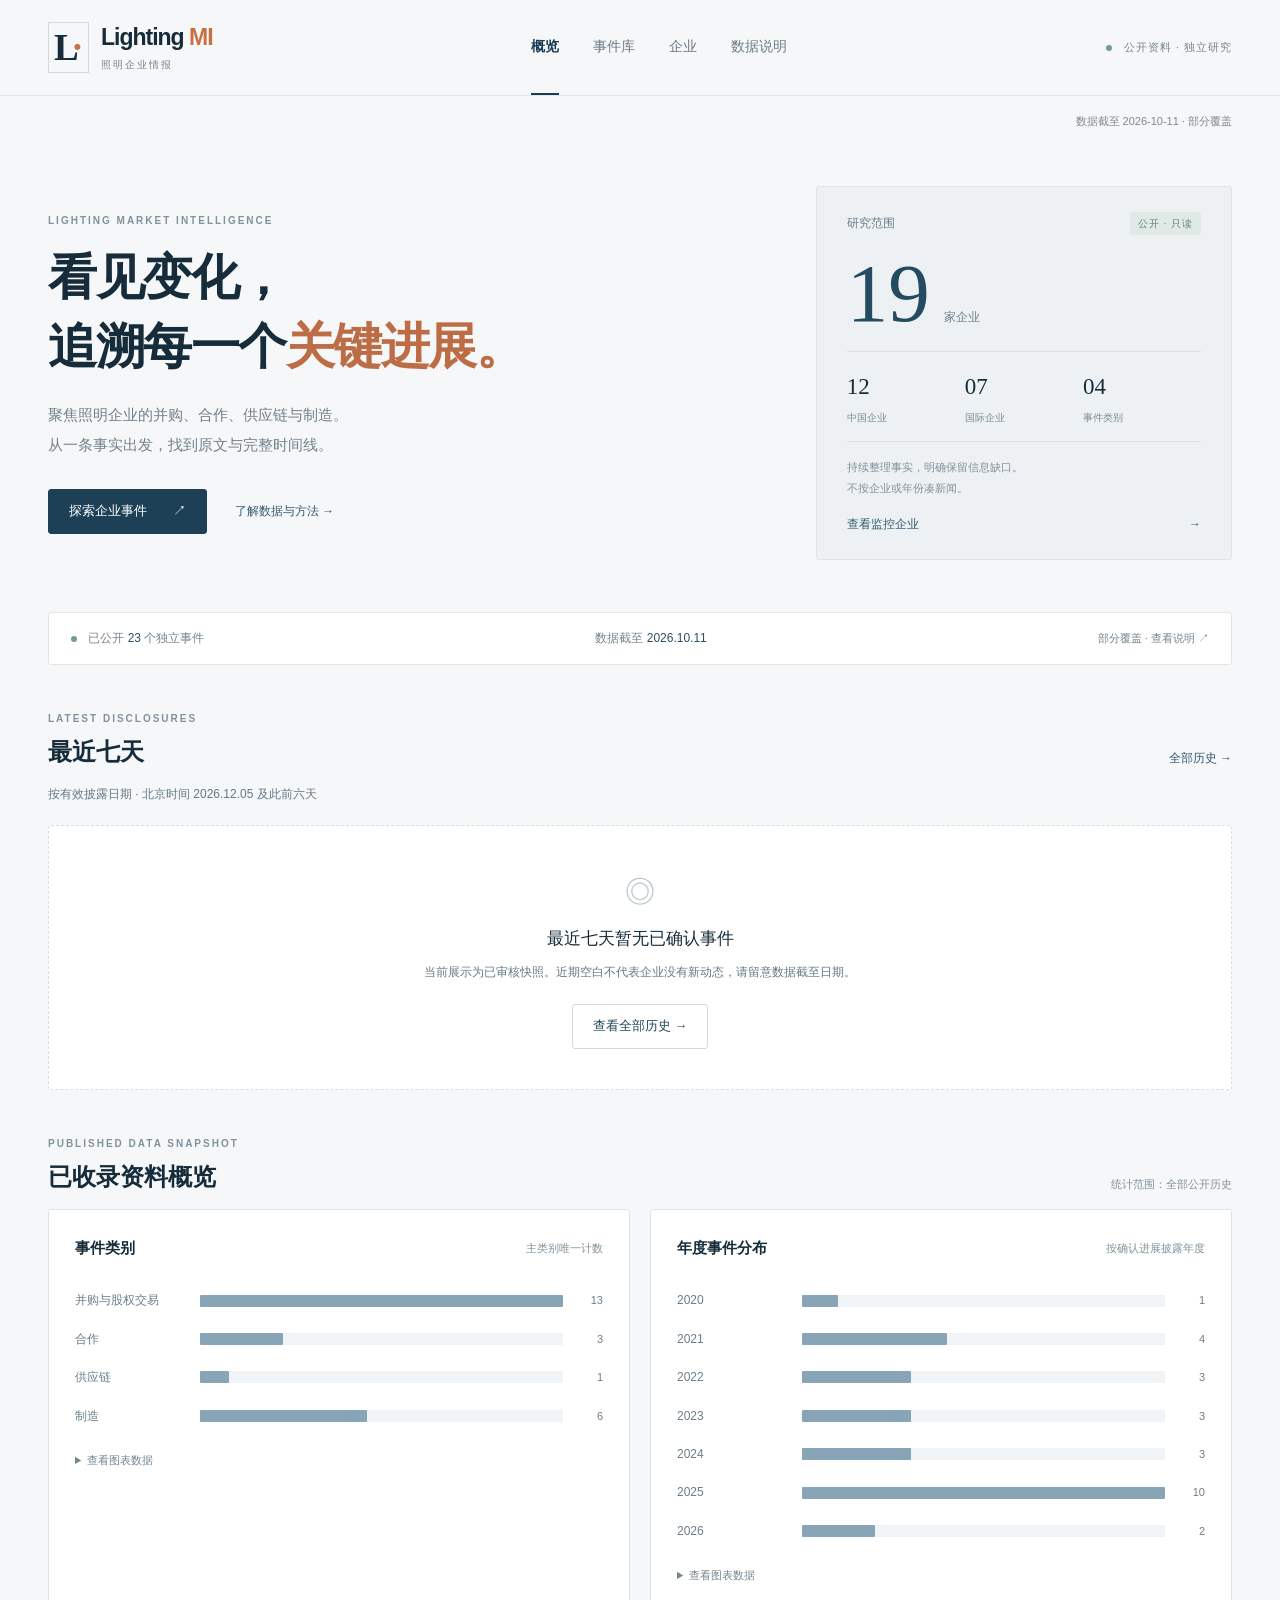
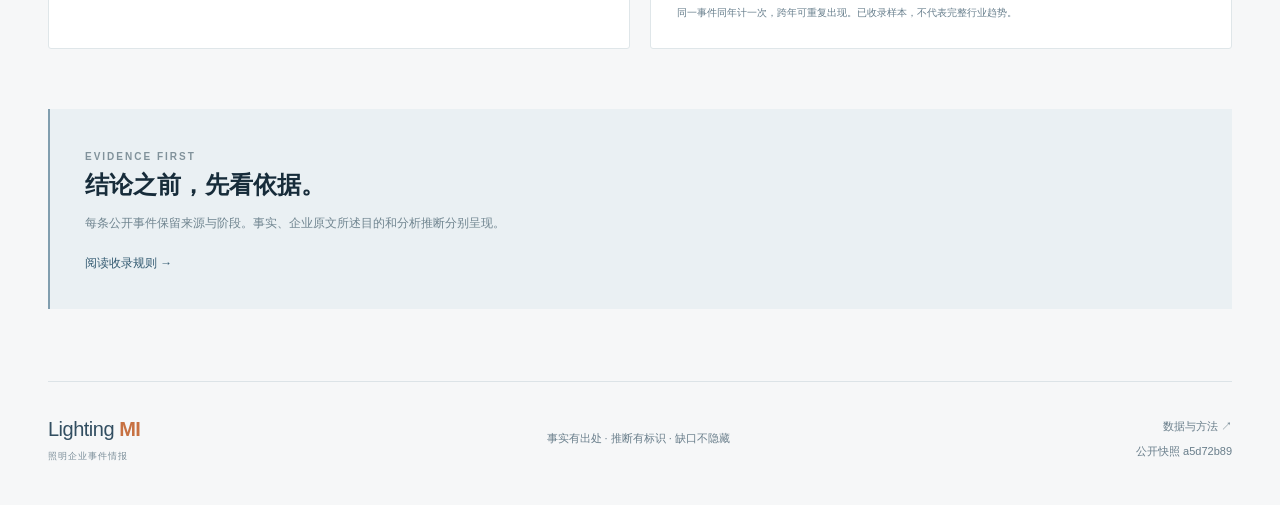
<file: public/index.html>
<!doctype html>
<html lang="zh-CN"><head><meta charset="utf-8"><meta name="viewport" content="width=device-width,initial-scale=1"><meta name="description" content="Lighting MI：照明企业并购、合作、供应链与制造事件，事实摘要、阶段时间线和原文依据。"><meta name="theme-color" content="#1d4056"><title>照明企业情报 · Lighting MI</title><link rel="icon" href="icon.svg" type="image/svg+xml"><link rel="stylesheet" href="style.css"><script type="module" src="app.mjs"></script></head>
<body data-page="home"><a class="sr-only" href="#content">跳至正文</a><header class="site-header" id="header"></header><div class="status-line" id="snapshot-status">公开数据快照 · 只读浏览</div><main class="main" id="content"><p class="loading" role="status">正在读取公开资料…</p></main><noscript>请启用 JavaScript 以读取公开 JSON、筛选事件和查看图表。本站不在浏览时调用 AI。</noscript><footer class="site-footer" id="footer"></footer></body></html>
</file>
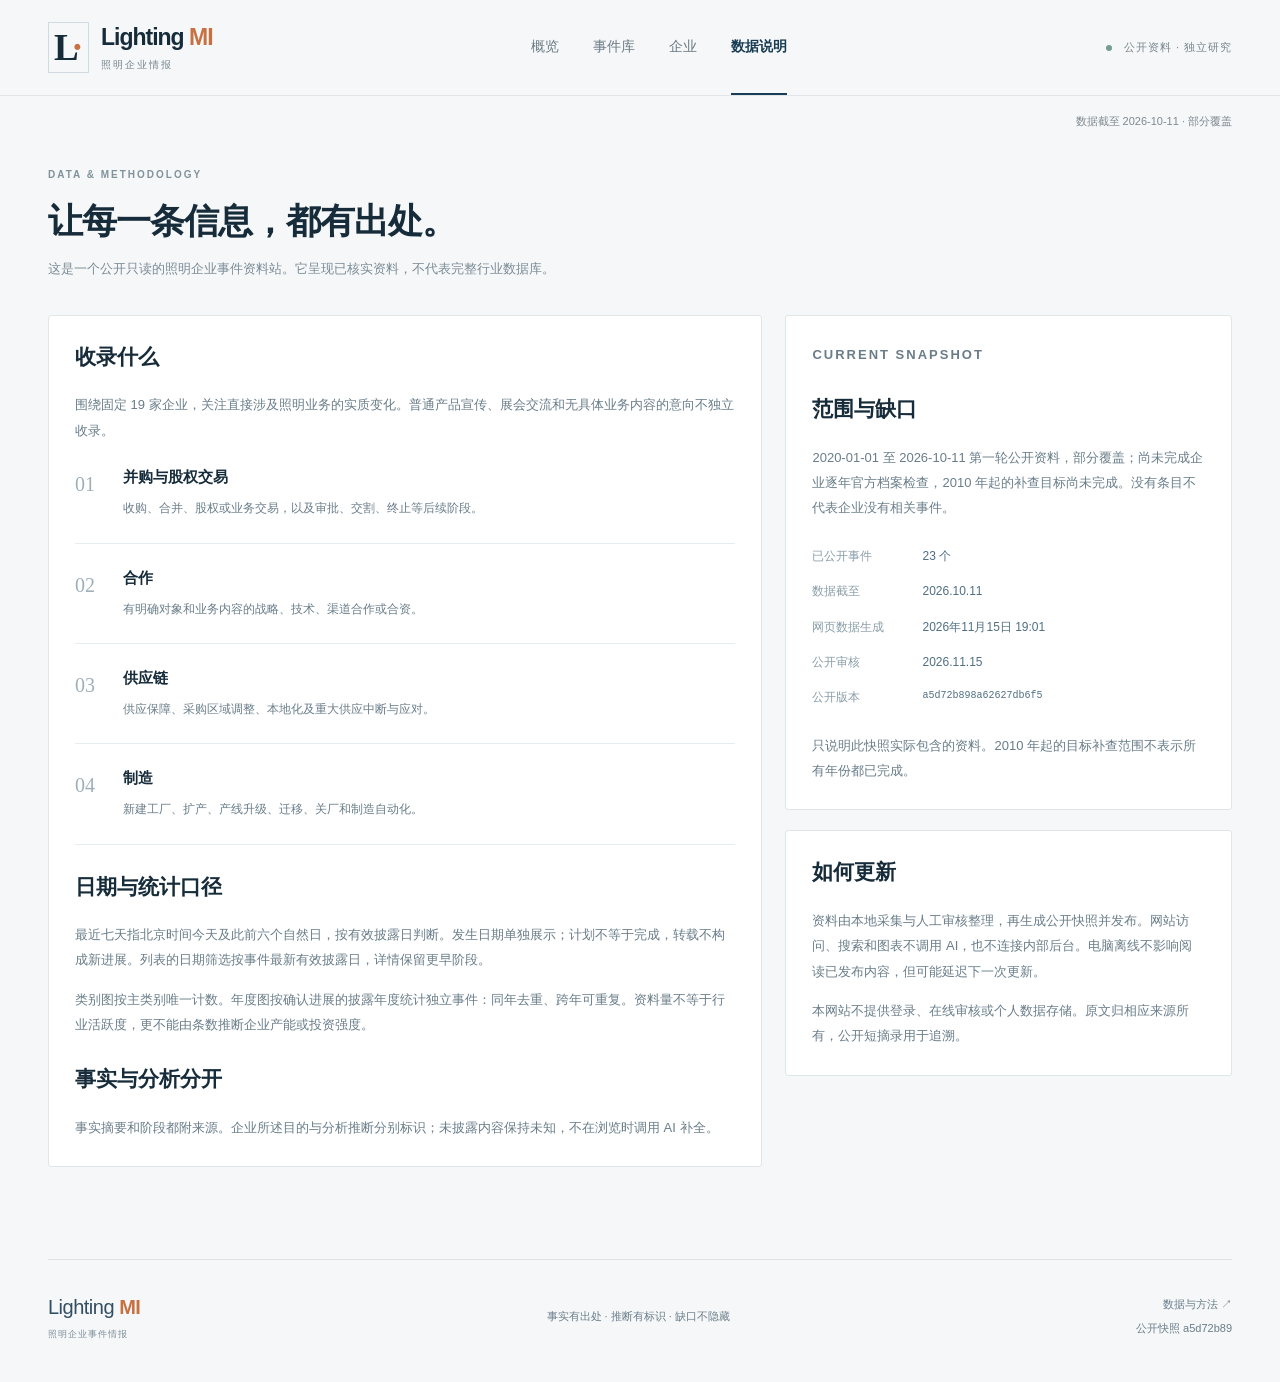
<file: public/about.html>
<!doctype html>
<html lang="zh-CN"><head><meta charset="utf-8"><meta name="viewport" content="width=device-width,initial-scale=1"><meta name="description" content="Lighting MI：照明企业并购、合作、供应链与制造事件，事实摘要、阶段时间线和原文依据。"><meta name="theme-color" content="#1d4056"><title>数据与方法 · Lighting MI</title><link rel="icon" href="icon.svg" type="image/svg+xml"><link rel="stylesheet" href="style.css"><script type="module" src="app.mjs"></script></head>
<body data-page="about"><a class="sr-only" href="#content">跳至正文</a><header class="site-header" id="header"></header><div class="status-line" id="snapshot-status">公开数据快照 · 只读浏览</div><main class="main" id="content"><p class="loading" role="status">正在读取公开资料…</p></main><noscript>请启用 JavaScript 以读取公开 JSON、筛选事件和查看图表。本站不在浏览时调用 AI。</noscript><footer class="site-footer" id="footer"></footer></body></html>
</file>
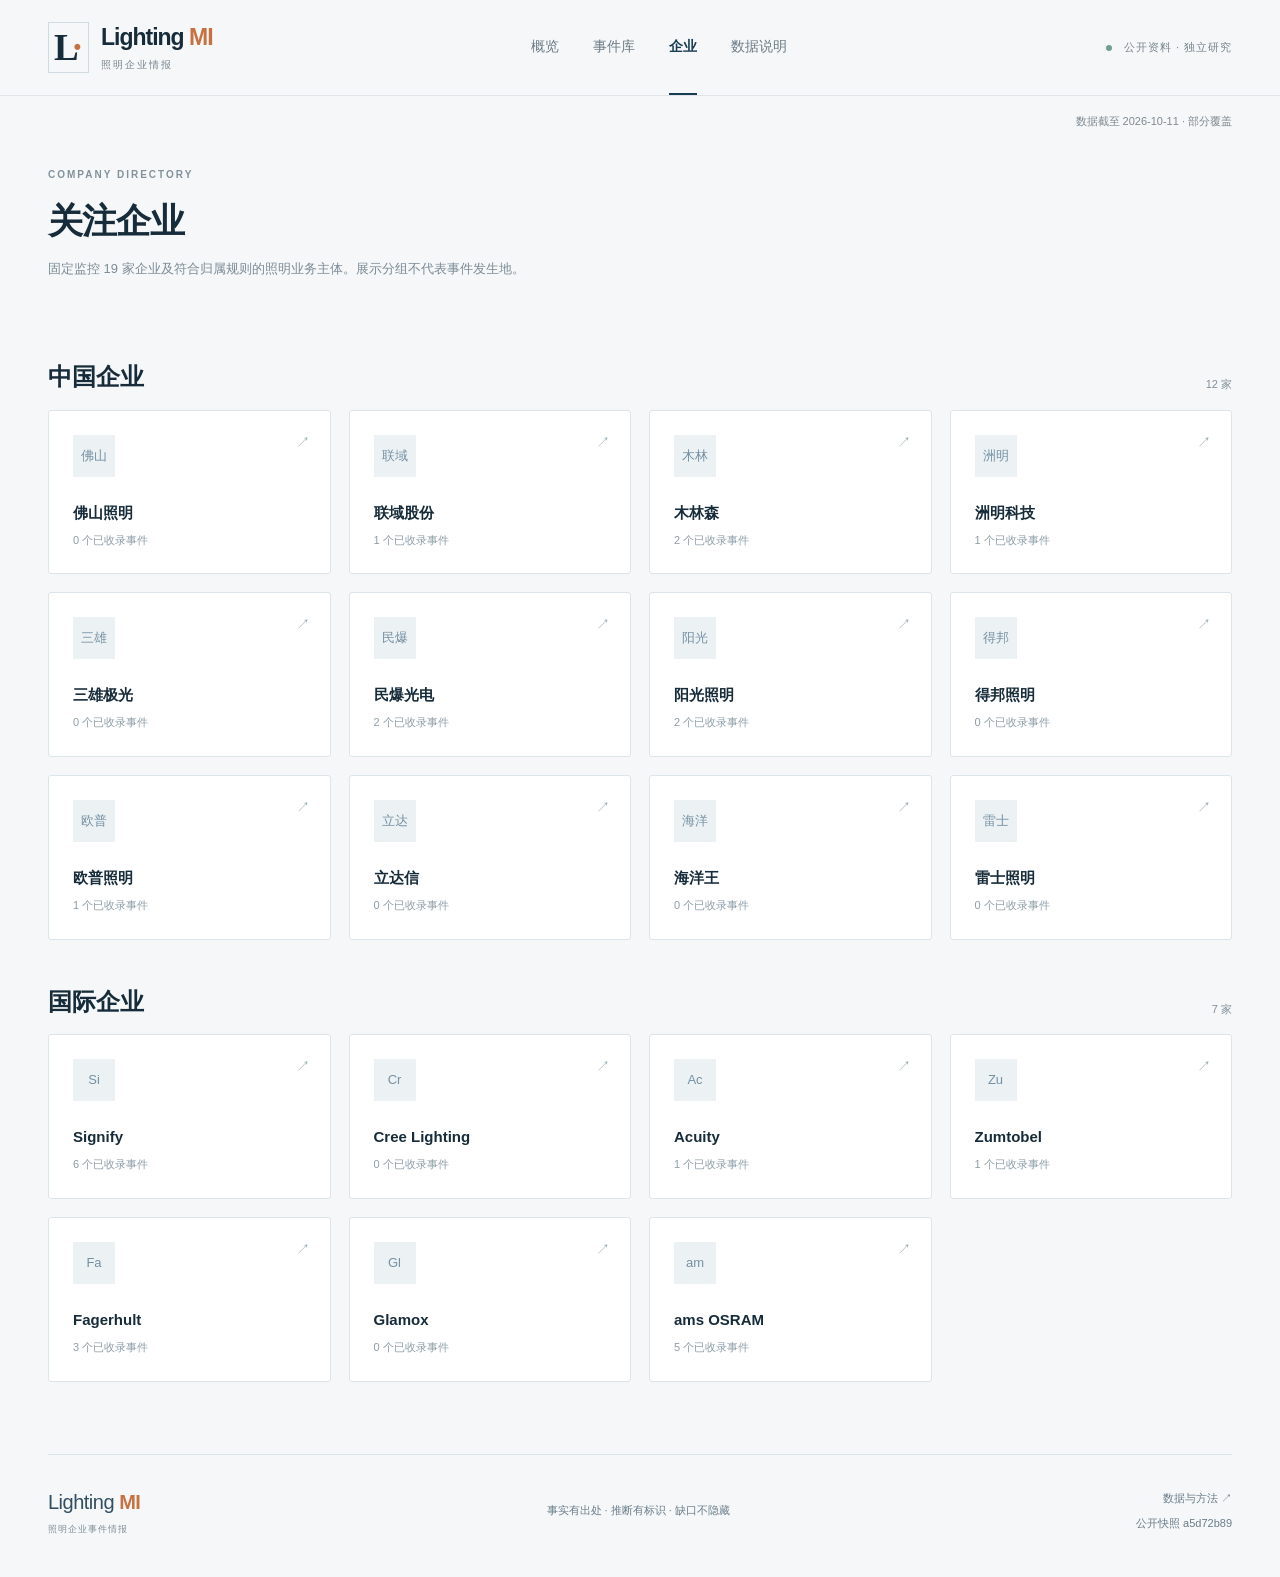
<file: public/companies.html>
<!doctype html>
<html lang="zh-CN"><head><meta charset="utf-8"><meta name="viewport" content="width=device-width,initial-scale=1"><meta name="description" content="Lighting MI：照明企业并购、合作、供应链与制造事件，事实摘要、阶段时间线和原文依据。"><meta name="theme-color" content="#1d4056"><title>关注企业 · Lighting MI</title><link rel="icon" href="icon.svg" type="image/svg+xml"><link rel="stylesheet" href="style.css"><script type="module" src="app.mjs"></script></head>
<body data-page="companies"><a class="sr-only" href="#content">跳至正文</a><header class="site-header" id="header"></header><div class="status-line" id="snapshot-status">公开数据快照 · 只读浏览</div><main class="main" id="content"><p class="loading" role="status">正在读取公开资料…</p></main><noscript>请启用 JavaScript 以读取公开 JSON、筛选事件和查看图表。本站不在浏览时调用 AI。</noscript><footer class="site-footer" id="footer"></footer></body></html>
</file>
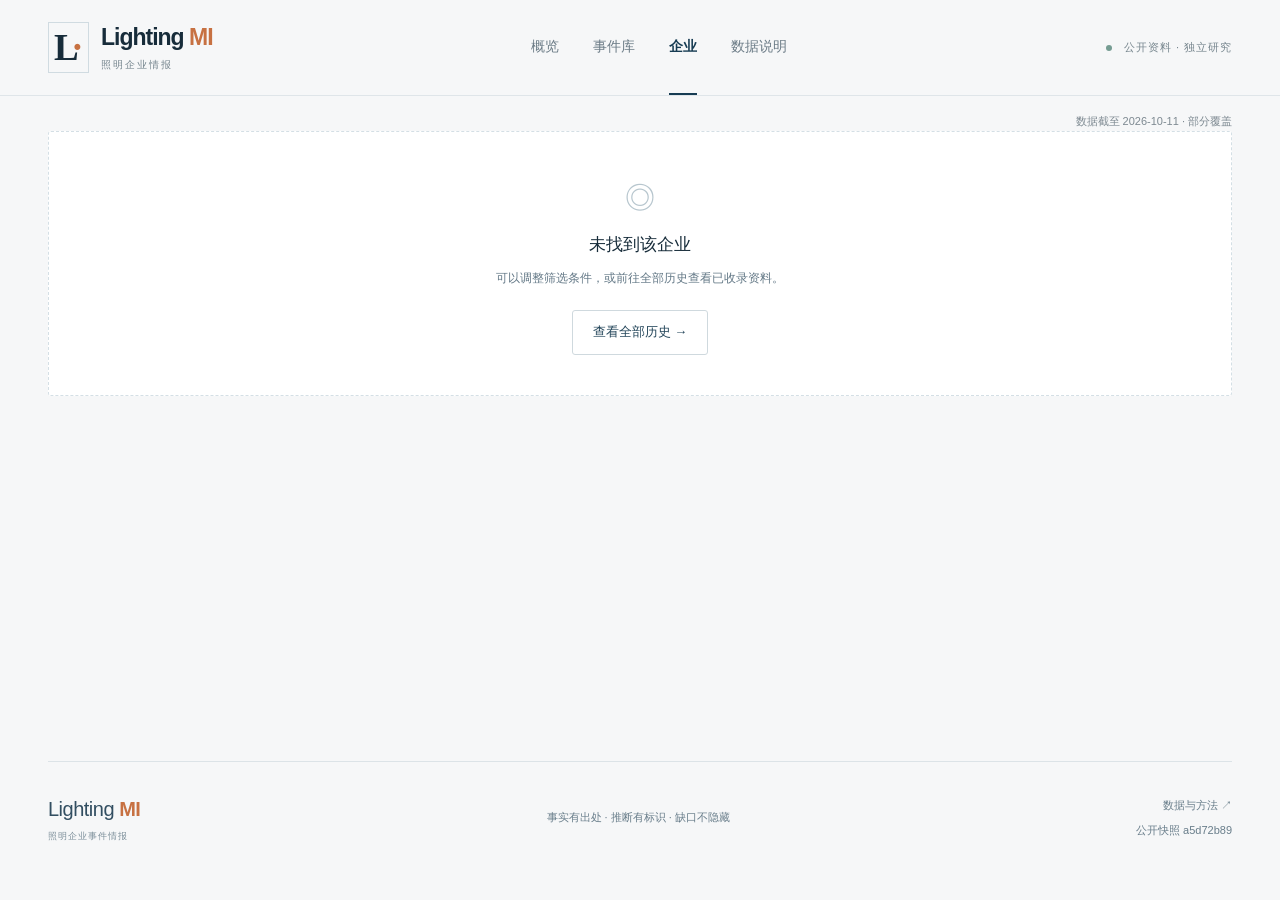
<file: public/company.html>
<!doctype html>
<html lang="zh-CN"><head><meta charset="utf-8"><meta name="viewport" content="width=device-width,initial-scale=1"><meta name="description" content="Lighting MI：照明企业并购、合作、供应链与制造事件，事实摘要、阶段时间线和原文依据。"><meta name="theme-color" content="#1d4056"><title>企业历史 · Lighting MI</title><link rel="icon" href="icon.svg" type="image/svg+xml"><link rel="stylesheet" href="style.css"><script type="module" src="app.mjs"></script></head>
<body data-page="company"><a class="sr-only" href="#content">跳至正文</a><header class="site-header" id="header"></header><div class="status-line" id="snapshot-status">公开数据快照 · 只读浏览</div><main class="main" id="content"><p class="loading" role="status">正在读取公开资料…</p></main><noscript>请启用 JavaScript 以读取公开 JSON、筛选事件和查看图表。本站不在浏览时调用 AI。</noscript><footer class="site-footer" id="footer"></footer></body></html>
</file>
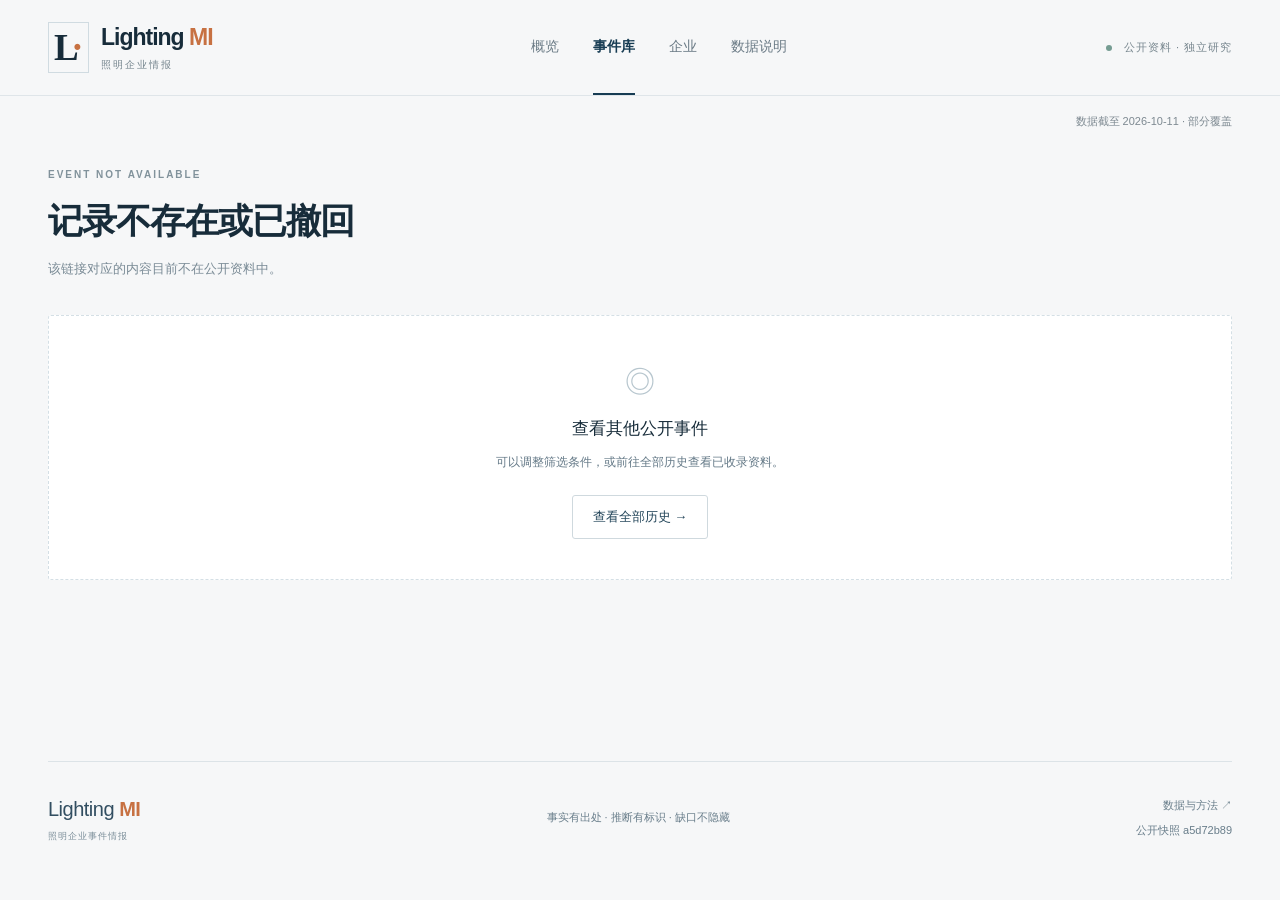
<file: public/event.html>
<!doctype html>
<html lang="zh-CN"><head><meta charset="utf-8"><meta name="viewport" content="width=device-width,initial-scale=1"><meta name="description" content="Lighting MI：照明企业并购、合作、供应链与制造事件，事实摘要、阶段时间线和原文依据。"><meta name="theme-color" content="#1d4056"><title>事件详情 · Lighting MI</title><link rel="icon" href="icon.svg" type="image/svg+xml"><link rel="stylesheet" href="style.css"><script type="module" src="app.mjs"></script></head>
<body data-page="event"><a class="sr-only" href="#content">跳至正文</a><header class="site-header" id="header"></header><div class="status-line" id="snapshot-status">公开数据快照 · 只读浏览</div><main class="main" id="content"><p class="loading" role="status">正在读取公开资料…</p></main><noscript>请启用 JavaScript 以读取公开 JSON、筛选事件和查看图表。本站不在浏览时调用 AI。</noscript><footer class="site-footer" id="footer"></footer></body></html>
</file>
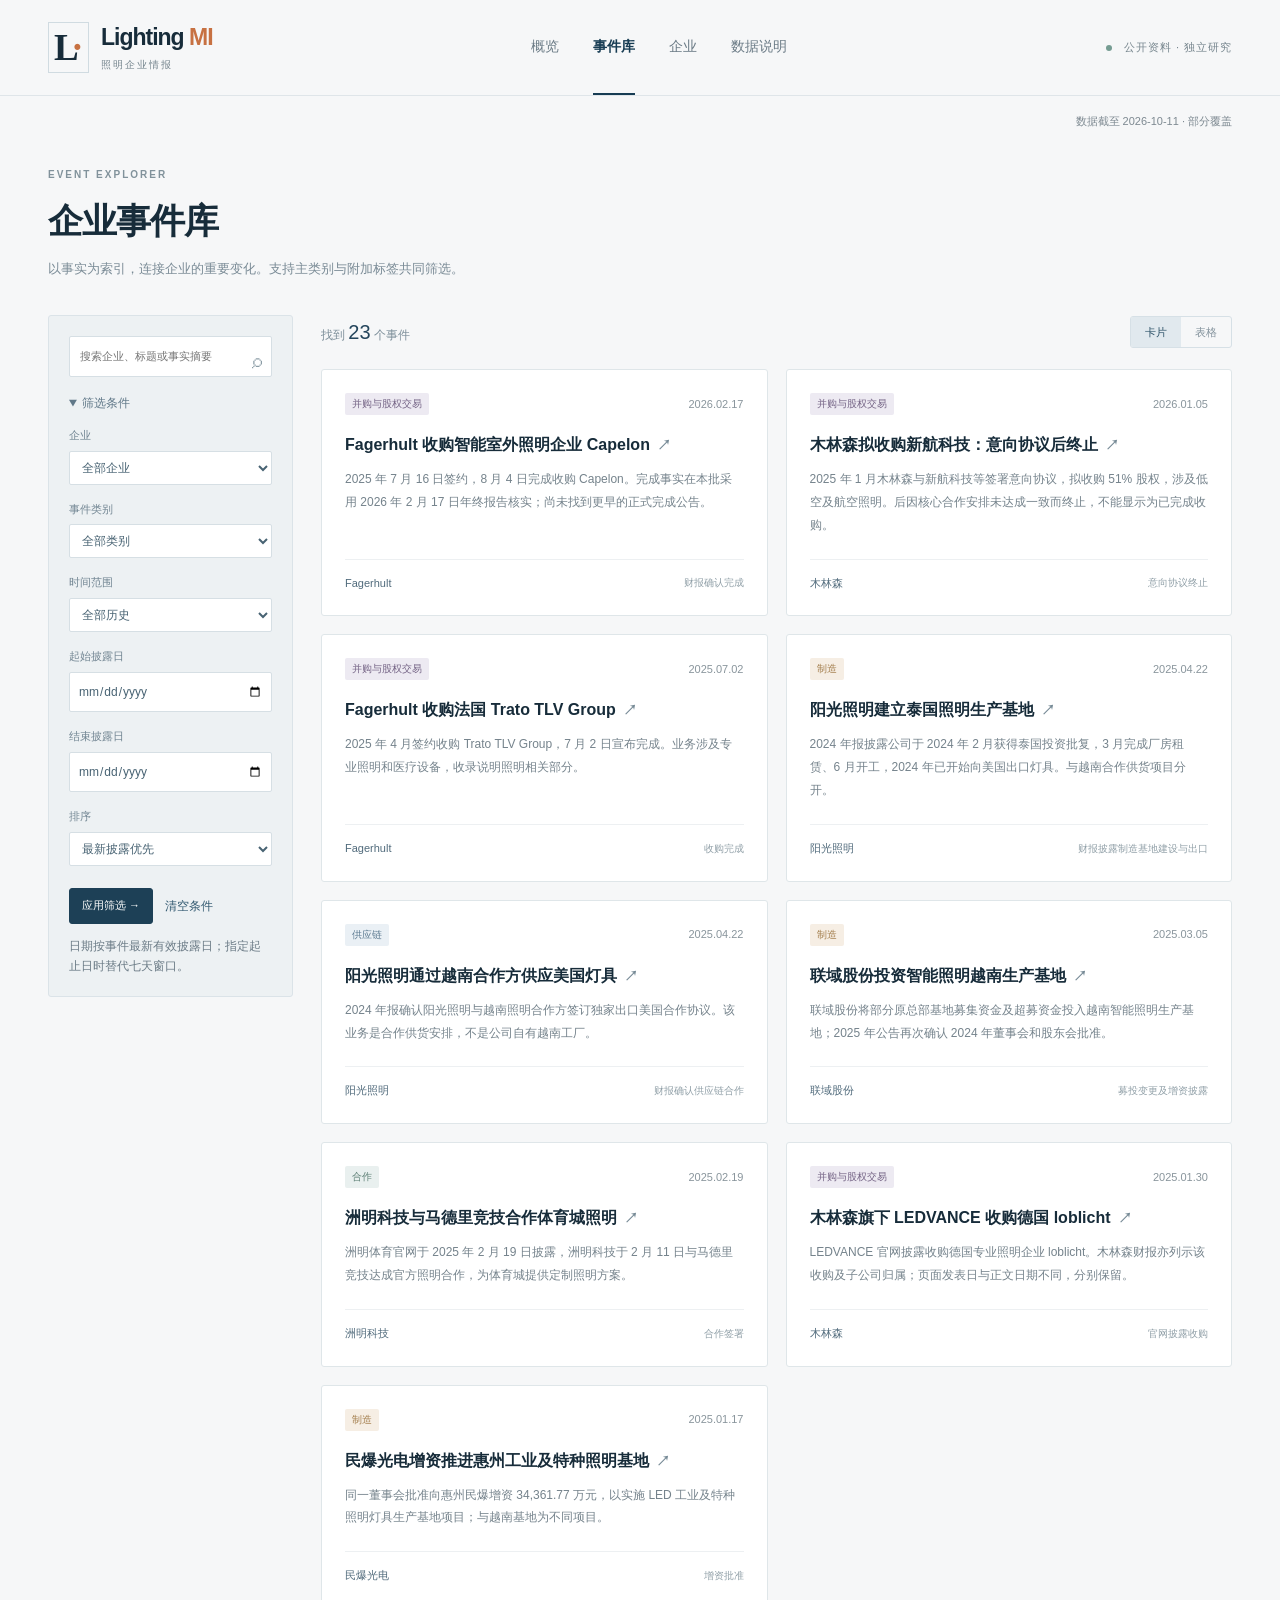
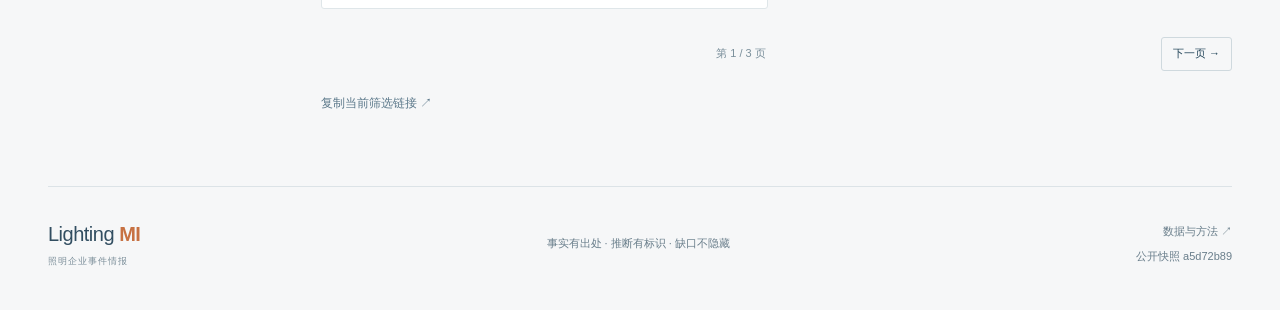
<file: public/events.html>
<!doctype html>
<html lang="zh-CN"><head><meta charset="utf-8"><meta name="viewport" content="width=device-width,initial-scale=1"><meta name="description" content="Lighting MI：照明企业并购、合作、供应链与制造事件，事实摘要、阶段时间线和原文依据。"><meta name="theme-color" content="#1d4056"><title>事件库 · Lighting MI</title><link rel="icon" href="icon.svg" type="image/svg+xml"><link rel="stylesheet" href="style.css"><script type="module" src="app.mjs"></script></head>
<body data-page="events"><a class="sr-only" href="#content">跳至正文</a><header class="site-header" id="header"></header><div class="status-line" id="snapshot-status">公开数据快照 · 只读浏览</div><main class="main" id="content"><p class="loading" role="status">正在读取公开资料…</p></main><noscript>请启用 JavaScript 以读取公开 JSON、筛选事件和查看图表。本站不在浏览时调用 AI。</noscript><footer class="site-footer" id="footer"></footer></body></html>
</file>
<file: public/style.css>
@font-face {
  font-family:system-ui;
  src:local('system-ui')
}
* {
  box-sizing:border-box
}
html {
  scroll-behavior:smooth
}
body {
  margin:0;
  background:#f6f7f8;
  color:#172c3a;
  font-family:Inter,-apple-system,BlinkMacSystemFont,'PingFang SC','Microsoft YaHei',sans-serif;
  font-size:14px;
  line-height:1.7
}
a {
  color:inherit;
  text-decoration:none
}
a:hover {
  color:#236791
}
button,input,select {
  font:inherit
}
button,a,input,select,summary {
  touch-action:manipulation
}
button,summary {
  cursor:pointer
}
:focus-visible {
  outline:3px solid #e8ac62;
  outline-offset:4px
}
h1,h2,h3,p {
  margin:0
}
h1 {
  font-size:40px;
  line-height:1.35;
  letter-spacing:-1px
}
h2 {
  font-size:24px;
  line-height:1.4
}
h3 {
  font-size:17px;
  line-height:1.6
}
p+p {
  margin-top:14px
}
.muted {
  color:#6b7b86
}
.small {
  font-size:12px
}
.nowrap {
  white-space:nowrap
}
.sr-only {
  position:absolute;
  width:1px;
  height:1px;
  overflow:hidden;
  clip:rect(0,0,0,0)
}
.site-header {
  height:96px;
  display:flex;
  align-items:center;
  justify-content:space-between;
  gap:25px;
  max-width:1360px;
  margin:auto;
  padding:0 48px;
  border-bottom:1px solid #dfe5e9
}
.brand {
  display:flex;
  align-items:center;
  gap:12px;
  line-height:1.2;
  font-size:23px;
  font-weight:600;
  letter-spacing:-1px
}
.brand b,.footer-brand b {
  color:#c77142
}
.brand small {
  display:block;
  font-size:10px;
  letter-spacing:2px;
  font-weight:400;
  color:#74848d;
  margin-top:7px
}
.brand-icon {
  font-family:Georgia,serif;
  font-size:37px;
  letter-spacing:-6px;
  border:1px solid #d0dbe1;
  padding:6px 12px 6px 5px;
  line-height:1
}
.brand-icon span {
  color:#c77142
}
.site-header nav {
  display:flex;
  gap:34px;
  height:100%;
  align-items:center
}
.site-header nav a {
  height:100%;
  display:flex;
  align-items:center;
  color:#6b7b86;
  border-bottom:2px solid transparent;
  font-size:14px
}
.site-header nav a[aria-current] {
  border-bottom-color:#173c53;
  color:#173c53;
  font-weight:600
}
.header-label {
  font-size:11px;
  color:#77868e;
  letter-spacing:1px
}
.header-label i,.snapshot-strip i {
  display:inline-block;
  width:6px;
  height:6px;
  border-radius:50%;
  background:#759c92;
  margin-right:8px
}
.status-line {
  max-width:1264px;
  margin:16px auto 0;
  padding:0 0;
  font-size:11px;
  color:#7d8991;
  text-align:right
}
.main {
  max-width:1264px;
  margin:auto;
  padding:0 0 72px;
  min-height:70vh
}
.eyebrow {
  font-size:10px;
  font-weight:700;
  letter-spacing:2px;
  color:#81929b;
  margin-bottom:14px
}
.hero {
  display:grid;
  grid-template-columns:1.7fr 1fr;
  gap:80px;
  padding:55px 0 52px;
  align-items:center
}
.hero h1 {
  font-size:49px;
  font-weight:650;
  line-height:1.4;
  letter-spacing:-1.5px
}
.hero h1 span {
  color:#bc6d45
}
.hero-copy {
  font-size:15px;
  color:#71808a;
  line-height:1.95;
  margin-top:20px
}
.hero-actions {
  display:flex;
  align-items:center;
  gap:28px;
  margin-top:30px
}
.button {
  display:inline-flex;
  justify-content:center;
  align-items:center;
  gap:26px;
  background:#1d4056;
  border:1px solid #1d4056;
  border-radius:3px;
  color:white;
  font-size:13px;
  padding:11px 20px;
  line-height:1.6;
  font-weight:500
}
.button:hover {
  background:#2a556f;
  color:#fff
}
.button.secondary {
  background:transparent;
  color:#25475b;
  border-color:#cfd9de
}
.text-link {
  font-size:12px;
  color:#335a71;
  font-weight:500
}
.hero-aside {
  background:#edf1f3;
  border:1px solid #dce4e8;
  padding:25px 30px;
  border-radius:3px
}
.signal {
  display:flex;
  justify-content:space-between;
  align-items:center;
  font-size:12px;
  color:#6a7d88
}
.badge {
  font-size:10px;
  letter-spacing:1px;
  background:#e1e9e7;
  color:#67827b;
  padding:3px 8px;
  border-radius:2px
}
.hero-aside strong {
  font-family:Georgia,serif;
  font-size:83px;
  line-height:1.4;
  display:block;
  font-weight:400;
  color:#244b61
}
.hero-aside strong>span {
  font-family:system-ui;
  font-size:12px;
  margin-left:14px;
  color:#6e808c
}
.scope-grid {
  display:grid;
  grid-template-columns:repeat(3,1fr);
  padding:15px 0;
  border-top:1px solid #d5dfe4;
  border-bottom:1px solid #d5dfe4
}
.scope-grid>span {
  font-family:Georgia,serif;
  font-size:23px
}
.scope-grid small {
  display:block;
  font-family:system-ui;
  font-size:10px;
  color:#7b8b95;
  margin-top:3px
}
.hero-aside p {
  font-size:11px;
  color:#82909a;
  line-height:1.9;
  margin:15px 0
}
.hero-aside>a {
  display:flex;
  justify-content:space-between;
  font-size:12px;
  color:#345a70
}
.snapshot-strip {
  display:flex;
  align-items:center;
  justify-content:space-between;
  gap:15px;
  background:white;
  border:1px solid #e0e6e9;
  padding:15px 22px;
  border-radius:3px;
  font-size:12px;
  color:#75848e
}
.snapshot-strip b {
  color:#304c5d;
  font-weight:500
}
.snapshot-strip a {
  font-size:11px
}
.section {
  margin-top:45px
}
.section-heading {
  display:flex;
  align-items:center;
  justify-content:space-between;
  gap:15px;
  margin-bottom:20px
}
.section-heading>span {
  font-size:11px;
  color:#81909a
}
.section-heading.large {
  margin-bottom:16px;
  align-items:end
}
.section-heading .eyebrow {
  margin-bottom:8px
}
.section-description {
  font-size:12px;
  color:#647987;
  margin-bottom:20px
}
.cards {
  display:grid;
  grid-template-columns:repeat(3,minmax(0,1fr));
  gap:18px
}
.event-card {
  background:#fff;
  border:1px solid #dfe6e9;
  border-radius:3px;
  padding:23px;
  display:flex;
  flex-direction:column;
  min-width:0;
  transition:border-color .15s,box-shadow .15s
}
.event-card:hover {
  border-color:#b2c3cd;
  box-shadow:0 6px 22px #203e5108
}
.card-meta {
  display:flex;
  justify-content:space-between;
  align-items:center;
  gap:12px;
  margin-bottom:16px
}
.card-meta time {
  font-size:11px;
  color:#89959c;
  white-space:nowrap
}
.tag {
  font-size:10px;
  display:inline-block;
  background:#edf1f5;
  color:#607586;
  padding:3px 7px;
  border-radius:2px;
  line-height:1.6;
  font-weight:500
}
.tag-0 {
  background:#edeaf2;
  color:#736284
}
.tag-1 {
  background:#e9f0ef;
  color:#5f8177
}
.tag-2 {
  background:#eaf0f5;
  color:#5c7a91
}
.tag-3 {
  background:#f6eee4;
  color:#a58050
}
.event-card h3 {
  font-size:16px;
  line-height:1.7;
  margin-bottom:10px
}
.event-card h3 a>span {
  font-size:14px;
  color:#758995;
  margin-left:7px
}
.summary {
  font-size:12px;
  line-height:1.9;
  color:#75838c;
  display:-webkit-box;
  -webkit-line-clamp:3;
  -webkit-box-orient:vertical;
  overflow:hidden;
  margin-bottom:22px
}
.card-bottom {
  margin-top:auto;
  padding-top:14px;
  border-top:1px solid #edf0f2;
  display:flex;
  justify-content:space-between;
  align-items:center;
  gap:10px;
  font-size:11px;
  color:#516b7c
}
.stage {
  color:#91a0a8;
  font-size:10px;
  text-align:right
}
.empty {
  padding:40px 25px;
  text-align:center;
  background:#fff;
  border:1px dashed #d4dfe5;
  border-radius:3px
}
.empty-mark {
  font-size:30px;
  color:#b7c6ce;
  display:block;
  margin-bottom:8px
}
.empty h3 {
  font-size:17px;
  font-weight:500
}
.empty p {
  color:#647987;
  font-size:12px;
  margin:10px auto 22px;
  max-width:600px
}
.chart-grid {
  display:grid;
  grid-template-columns:1fr 1fr;
  gap:20px
}
.panel {
  background:#fff;
  border:1px solid #dfe6e9;
  padding:26px;
  border-radius:3px;
  margin-bottom:20px;
  min-width:0
}
.panel h2 {
  font-size:21px;
  margin-bottom:21px
}
.panel h3 {
  font-size:15px
}
.bars {
  margin-top:30px
}
.bar-row {
  display:grid;
  grid-template-columns:110px minmax(30px,1fr) 25px;
  align-items:center;
  gap:15px;
  margin-bottom:18px;
  font-size:12px;
  color:#6b7e89
}
.bar-track {
  height:12px;
  background:#f1f4f6;
  border-radius:1px
}
.bar-fill {
  height:100%;
  background:#88a5b7;
  border-radius:1px
}
.bar-row b {
  font-size:11px;
  font-weight:500;
  text-align:right
}
.chart-note {
  font-size:10px;
  color:#677e8c;
  margin-top:18px;
  line-height:1.9
}
.data-table {
  font-size:11px;
  margin-top:25px;
  color:#75858e
}
.data-table table {
  width:100%;
  margin-top:15px;
  border-collapse:collapse
}
.data-table td,.data-table th {
  padding:8px;
  text-align:left;
  border-bottom:1px solid #e3e9ed
}
.method-callout {
  background:#eaf0f3;
  border-left:2px solid #819eaf;
  padding:35px;
  margin-top:40px
}
.method-callout h2 {
  font-size:24px;
  margin-bottom:12px
}
.method-callout p {
  font-size:12px;
  color:#708590;
  margin-bottom:17px
}
.site-footer {
  max-width:1264px;
  margin:auto;
  border-top:1px solid #dce3e7;
  padding:30px 0 40px;
  display:flex;
  justify-content:space-between;
  gap:30px;
  align-items:center;
  font-size:11px;
  color:#687d8a
}
.footer-brand {
  font-size:20px;
  letter-spacing:-.5px;
  color:#324e61
}
.footer-brand small {
  display:block;
  font-size:9px;
  letter-spacing:1px;
  color:#7b8e99;
  margin-top:3px
}
.site-footer>div {
  display:flex;
  flex-direction:column;
  gap:6px;
  text-align:right
}
.page-lead {
  padding:35px 0
}
.page-lead h1 {
  margin-bottom:14px;
  font-size:35px
}
.page-lead>p:last-child {
  font-size:13px;
  color:#7a8b96;
  max-width:760px
}
.library-layout {
  display:grid;
  grid-template-columns:245px minmax(0,1fr);
  gap:28px
}
.filter-panel {
  background:#edf1f3;
  border:1px solid #dbe3e8;
  border-radius:3px;
  padding:20px;
  align-self:start
}
.search-field {
  position:relative;
  margin-bottom:16px
}
.search-field input {
  width:100%;
  padding:10px 26px 10px 10px;
  background:#fff;
  border:1px solid #d6dfe4;
  border-radius:2px;
  font-size:11px
}
.search-field>span {
  position:absolute;
  right:10px;
  top:7px;
  font-size:20px;
  color:#8b9ca6
}
.filter-details summary {
  font-size:12px;
  color:#607888;
  margin-bottom:13px
}
.filter-fields {
  display:flex;
  flex-direction:column;
  gap:15px
}
.filter-fields label {
  font-size:11px;
  color:#718592;
  display:flex;
  flex-direction:column;
  gap:6px
}
.filter-fields select,.filter-fields input {
  width:100%;
  max-width:100%;
  min-width:0;
  background:#fff;
  border:1px solid #d6dfe4;
  border-radius:2px;
  padding:8px;
  font-size:12px;
  color:#486373
}
.filter-actions {
  display:flex;
  align-items:center;
  gap:12px;
  flex-wrap:wrap;
  margin:22px 0 12px
}
.filter-actions .button {
  font-size:11px;
  padding:8px 12px
}
.results-toolbar {
  display:flex;
  justify-content:space-between;
  align-items:center;
  font-size:12px;
  color:#7c8e99;
  margin-bottom:20px
}
.results-toolbar b {
  color:#23445b;
  font-size:20px;
  font-weight:500
}
.view-switch {
  display:flex;
  border:1px solid #d6e0e6;
  border-radius:3px;
  overflow:hidden;
  font-size:11px
}
.view-switch a {
  padding:6px 14px;
  color:#84939d;
  background:transparent
}
.view-switch a[aria-current] {
  background:#e1e9ee;
  color:#2d5268
}
.library-cards {
  grid-template-columns:repeat(2,minmax(0,1fr))
}
.pagination {
  display:flex;
  justify-content:space-between;
  align-items:center;
  margin-top:28px;
  font-size:11px;
  color:#7a8f9b
}
.pagination .button {
  font-size:11px;
  padding:7px 11px
}
.text-button {
  border:0;
  background:none;
  color:#5b788a;
  padding:0;
  font-size:12px;
  cursor:pointer
}
.results>.copy {
  margin-top:22px
}
.chips {
  display:flex;
  flex-wrap:wrap;
  gap:8px;
  margin-bottom:18px
}
.chip {
  display:inline-flex;
  gap:10px;
  font-size:11px;
  padding:5px 10px;
  border:1px solid #d5dfe5;
  border-radius:2px;
  background:white;
  color:#6d8492
}
.chip[aria-current] {
  background:#244b61;
  color:#fff
}
.table-scroll {
  overflow:auto;
  border:1px solid #dfe6e9;
  background:#fff;
  max-width:100%
}
.event-table {
  width:100%;
  border-collapse:collapse;
  min-width:710px;
  font-size:12px
}
.event-table th {
  background:#edf2f5;
  font-size:10px;
  text-align:left;
  color:#7d909c;
  font-weight:500;
  white-space:nowrap
}
.event-table td,.event-table th {
  padding:16px 14px;
  border-bottom:1px solid #e7ecef;
  vertical-align:top
}
.event-table td:nth-child(2) {
  min-width:240px
}
.event-table td>small {
  display:block;
  color:#879aa6;
  margin-top:10px
}
.breadcrumb {
  margin:30px 0;
  font-size:12px;
  color:#7d909a
}
.detail-title {
  margin-bottom:30px
}
.detail-title h1 {
  font-size:35px;
  max-width:950px;
  margin:15px 0 20px;
  line-height:1.5
}
.detail-meta {
  display:flex;
  flex-wrap:wrap;
  gap:22px;
  font-size:12px;
  color:#7d909d
}
.detail-layout {
  display:grid;
  grid-template-columns:minmax(0,1.7fr) minmax(0,1fr);
  gap:22px
}
.prose p {
  color:#697d89;
  line-height:1.95;
  font-size:13px;
  overflow-wrap:anywhere
}
.prose h2 {
  margin-top:27px
}
.prose h2:first-child {
  margin-top:0
}
.prose .fact-summary {
  font-size:16px;
  color:#385365
}
.timeline {
  padding-left:9px;
  margin-top:30px
}
.timeline-item {
  padding:0 0 32px 25px;
  border-left:1px solid #d5e1e9;
  position:relative
}
.timeline-item:last-child {
  padding-bottom:5px
}
.timeline-item:before {
  content:'';
  position:absolute;
  left:-5px;
  top:5px;
  width:9px;
  height:9px;
  background:#799cad;
  border-radius:50%;
  box-shadow:0 0 0 4px #fff
}
.timeline-item time {
  font-size:12px;
  color:#486f85
}
.timeline-item time span {
  font-size:10px;
  color:#728590;
  margin-left:6px
}
.timeline-item h3 {
  margin:7px 0 9px;
  font-size:16px
}
.timeline-item>p {
  font-size:13px;
  color:#788995;
  line-height:1.9
}
.timeline-item>p.small {
  font-size:11px;
  margin-top:11px
}
.source-inline {
  display:inline-block;
  margin:12px 10px 0 0;
  font-size:11px;
  color:#698ca0
}
.analysis-block {
  margin-top:20px
}
.analysis-block p {
  margin-top:10px
}
.source-card {
  border-top:1px solid #e4eaee;
  padding:20px 0
}
.source-card h3 {
  margin:10px 0;
  font-size:13px
}
.source-card blockquote {
  margin:13px 0;
  background:#f3f6f8;
  border-left:2px solid #d7e1e8;
  padding:13px;
  font-size:11px;
  line-height:1.9;
  color:#81929f;
  overflow-wrap:anywhere
}
.company-grid {
  display:grid;
  grid-template-columns:repeat(4,minmax(0,1fr));
  gap:18px
}
.company-card {
  position:relative;
  background:#fff;
  border:1px solid #dce5ea;
  border-radius:3px;
  padding:24px;
  min-width:0
}
.company-card:hover {
  border-color:#9bb2c1
}
.company-monogram {
  display:flex;
  width:42px;
  height:42px;
  background:#ecf1f4;
  color:#7491a3;
  align-items:center;
  justify-content:center;
  font-size:13px;
  margin-bottom:24px
}
.company-card h3 {
  font-size:15px
}
.company-card p {
  font-size:11px;
  color:#8c9da7;
  margin-top:6px
}
.company-arrow {
  position:absolute;
  right:20px;
  top:20px;
  color:#9caeb9
}
.company-tools {
  display:flex;
  gap:20px;
  align-items:center;
  justify-content:space-between;
  margin-bottom:20px;
  font-size:12px;
  color:#7e929e
}
.category-links {
  display:flex;
  flex-wrap:wrap;
  gap:7px
}
.notice {
  border-left:2px solid #bdcfd9;
  background:#edf2f5;
  padding:14px 20px;
  font-size:11px;
  color:#7a909e
}
.year-title {
  font-family:Georgia,serif;
  font-size:31px;
  margin-bottom:20px;
  color:#50738b
}
.year-title small {
  font-family:system-ui;
  font-size:10px;
  font-weight:400;
  letter-spacing:1px;
  margin-left:16px;
  color:#8c9fa9
}
.about-layout {
  display:grid;
  grid-template-columns:minmax(0,1.6fr) minmax(0,1fr);
  gap:23px
}
.rule-list>div {
  padding:22px 0 22px 48px;
  border-bottom:1px solid #e6edf0;
  position:relative
}
.rule-number {
  position:absolute;
  left:0;
  top:24px;
  color:#9eafba;
  font-family:Georgia,serif;
  font-size:20px
}
.rule-list p {
  font-size:12px;
  margin-top:8px
}
.snapshot-list {
  font-size:12px;
  display:grid;
  grid-template-columns:95px minmax(0,1fr);
  gap:15px;
  margin:25px 0
}
.snapshot-list dt {
  color:#8a9da8
}
.snapshot-list dd {
  margin:0;
  color:#4f6f83;
  overflow-wrap:anywhere
}
.version {
  font-family:monospace;
  font-size:10px
}
.loading {
  text-align:center;
  padding:100px;
  color:#8b9da9;
  font-size:13px
}
.error {
  margin-top:50px
}
.error h1 {
  font-size:25px
}
.site-footer a:hover,.text-link:hover,.text-button:hover {
  text-decoration:underline
}
noscript {
  display:block;
  padding:30px;
  color:#9c572f;
  background:#fff3e5
}
@media(min-width:1500px) {
  .main,.site-footer,.status-line {
    max-width:1264px
  }
}
@media(max-width:1400px) {
  .main,.site-footer,.status-line {
    margin-left:48px;
    margin-right:48px
  }
  .hero {
    gap:60px
  }
}
@media(max-width:1050px) {
  .header-label {
    display:none
  }
  .hero {
    gap:35px;
    grid-template-columns:1.5fr 1fr
  }
  .hero h1 {
    font-size:40px
  }
  .cards {
    grid-template-columns:repeat(2,minmax(0,1fr))
  }
  .company-grid {
    grid-template-columns:repeat(3,minmax(0,1fr))
  }
  .library-layout {
    grid-template-columns:220px minmax(0,1fr);
    gap:20px
  }
  .library-cards {
    grid-template-columns:1fr
  }
  .detail-layout {
    grid-template-columns:minmax(0,1.5fr) minmax(0,1fr)
  }
  .hero-aside {
    padding:22px
  }
  .hero-actions {
    gap:15px
  }
  .bar-row {
    grid-template-columns:95px minmax(20px,1fr) 20px;
    gap:8px
  }
  .chart-grid {
    gap:16px
  }
}
@media(max-width:720px) {
  .site-header {
    padding:17px 20px;
    height:auto;
    min-height:85px;
    flex-wrap:wrap;
    gap:19px
  }
  .brand {
    font-size:20px
  }
  .brand-icon {
    font-size:28px
  }
  .brand small {
    font-size:8px
  }
  .site-header nav {
    width:100%;
    justify-content:space-between;
    gap:0;
    height:35px
  }
  .site-header nav a {
    font-size:12px;
    padding:0 9px 10px
  }
  .status-line {
    margin:12px 20px 0;
    font-size:10px
  }
  .main {
    margin:0 20px;
    padding-bottom:45px
  }
  .hero {
    padding:35px 0 25px;
    grid-template-columns:1fr;
    gap:30px
  }
  .hero h1 {
    font-size:35px;
    letter-spacing:-1px
  }
  .hero-copy {
    font-size:12px;
    margin-top:17px
  }
  .hero-actions {
    gap:19px;
    flex-wrap:wrap;
    margin-top:23px
  }
  .button {
    font-size:12px;
    padding:10px 16px
  }
  .hero-aside {
    padding:18px 23px;
    display:grid;
    grid-template-columns:1fr 1fr;
    column-gap:23px
  }
  .hero-aside .signal {
    grid-column:1/-1
  }
  .hero-aside strong {
    font-size:64px;
    line-height:1.6
  }
  .hero-aside strong>span {
    font-size:10px;
    margin-left:9px
  }
  .hero-aside .scope-grid {
    grid-column:2;
    grid-row:2;
    align-self:center;
    gap:14px;
    border:0;
    padding:0
  }
  .scope-grid>span {
    font-size:18px
  }
  .scope-grid small {
    font-size:8px
  }
  .hero-aside p {
    grid-column:1/-1;
    border-top:1px solid #d3dfe5;
    padding-top:12px;
    font-size:10px;
    margin:0 0 10px
  }
  .hero-aside>a {
    grid-column:1/-1;
    font-size:11px
  }
  .snapshot-strip {
    padding:13px 15px;
    display:grid;
    grid-template-columns:1fr;
    font-size:11px;
    gap:7px
  }
  .snapshot-strip a {
    font-size:10px
  }
  .section {
    margin-top:30px
  }
  .section-heading.large h2 {
    font-size:21px
  }
  .eyebrow {
    font-size:8px;
    letter-spacing:1.5px
  }
  .section-heading.large {
    gap:10px
  }
  .section-heading.large>span {
    font-size:9px;
    max-width:100px;
    text-align:right
  }
  .section-description {
    font-size:10px
  }
  .cards,.library-cards,.chart-grid,.detail-layout,.about-layout {
    grid-template-columns:minmax(0,1fr)
  }
  .event-card {
    padding:20px
  }
  .card-meta {
    margin-bottom:14px
  }
  .event-card h3 {
    font-size:16px
  }
  .empty {
    padding:30px 17px
  }
  .empty h3 {
    font-size:16px
  }
  .empty p {
    font-size:11px
  }
  .panel {
    padding:21px;
    margin-bottom:16px
  }
  .chart-grid {
    gap:0
  }
  .bar-row {
    grid-template-columns:108px minmax(20px,1fr) 22px
  }
  .method-callout {
    padding:25px 21px
  }
  .method-callout h2 {
    font-size:21px
  }
  .method-callout p {
    font-size:11px
  }
  .site-footer {
    margin:0 20px;
    padding:24px 0;
    display:flex;
    flex-wrap:wrap;
    gap:18px;
    align-items:start
  }
  .site-footer>p {
    font-size:9px;
    order:3;
    width:100%;
    margin:0
  }
  .site-footer>div {
    font-size:9px;
    margin-left:auto
  }
  .footer-brand {
    font-size:18px
  }
  .page-lead {
    padding:30px 0 25px
  }
  .page-lead h1 {
    font-size:28px
  }
  .page-lead>p:last-child {
    font-size:12px
  }
  .library-layout {
    grid-template-columns:1fr;
    gap:25px
  }
  .filter-panel {
    padding:16px
  }
  .filter-fields {
    display:grid;
    grid-template-columns:repeat(2,minmax(0,1fr));
    gap:14px
  }
  .filter-fields input {
    max-width:100%
  }
  .filter-actions {
    margin-top:15px
  }
  .search-field input {
    font-size:12px
  }
  .filter-panel .small {
    font-size:10px
  }
  .company-grid {
    grid-template-columns:repeat(2,minmax(0,1fr));
    gap:12px
  }
  .company-card {
    padding:17px
  }
  .company-card h3 {
    font-size:13px
  }
  .company-card p {
    font-size:10px
  }
  .company-monogram {
    margin-bottom:18px
  }
  .company-tools {
    flex-direction:column;
    align-items:start;
    gap:12px
  }
  .category-links {
    gap:5px
  }
  .chip {
    font-size:10px;
    padding:5px 7px
  }
  .detail-title h1 {
    font-size:27px
  }
  .detail-meta {
    gap:10px 18px;
    font-size:11px
  }
  .breadcrumb {
    margin:23px 0
  }
  .prose .fact-summary {
    font-size:14px
  }
  .prose p {
    font-size:12px
  }
  .timeline-item {
    padding-left:19px
  }
  .timeline-item>p {
    font-size:12px
  }
  .source-card blockquote {
    font-size:11px
  }
  .about-layout>.panel {
    order:2
  }
  .about-layout>aside {
    order:1
  }
  .snapshot-list {
    font-size:11px
  }
  .year-title {
    font-size:28px
  }
  .table-scroll {
    max-width:calc(100vw - 40px)
  }
  .loading {
    padding:70px 20px
  }
  .page-lead h1,.detail-title h1,.event-card h3 {
    overflow-wrap:anywhere
  }
}
@media(prefers-reduced-motion:reduce) {
  html {
    scroll-behavior:auto
  }
  * {
    transition:none!important
  }
}
</file>
